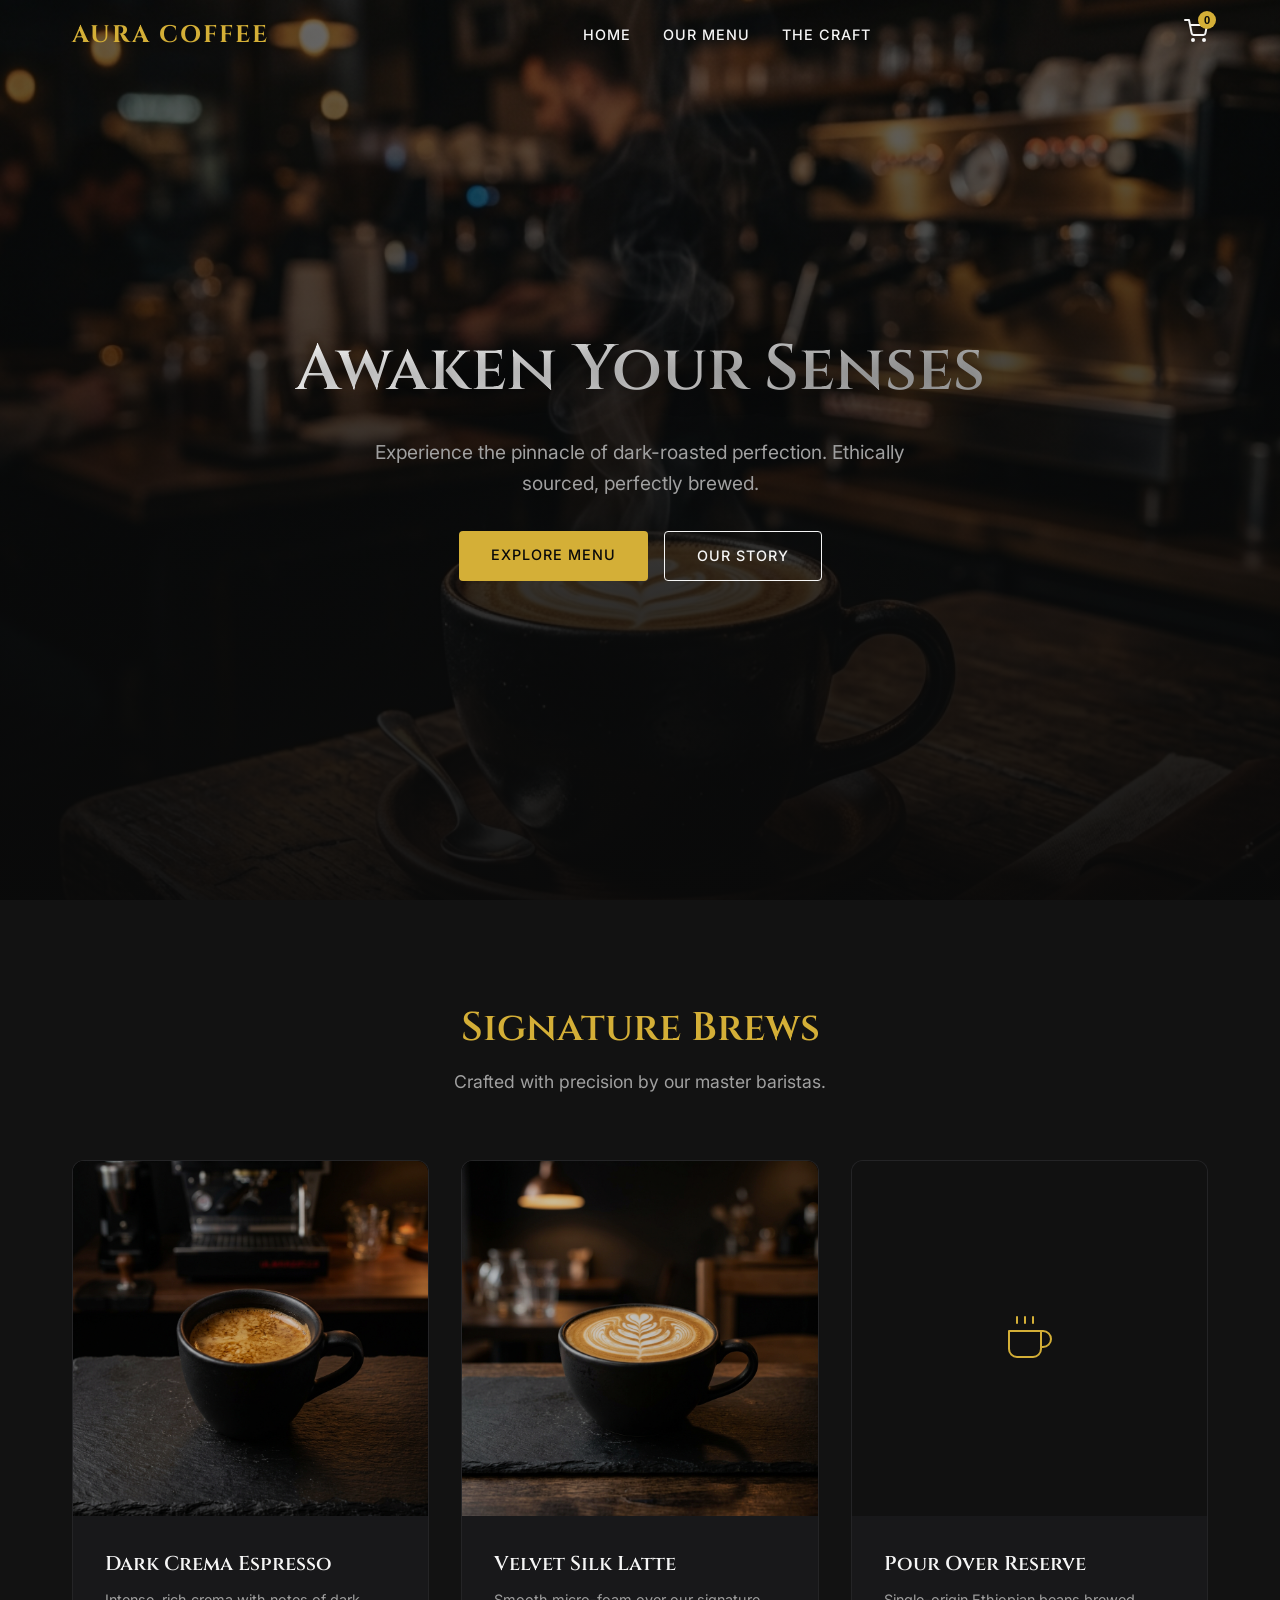
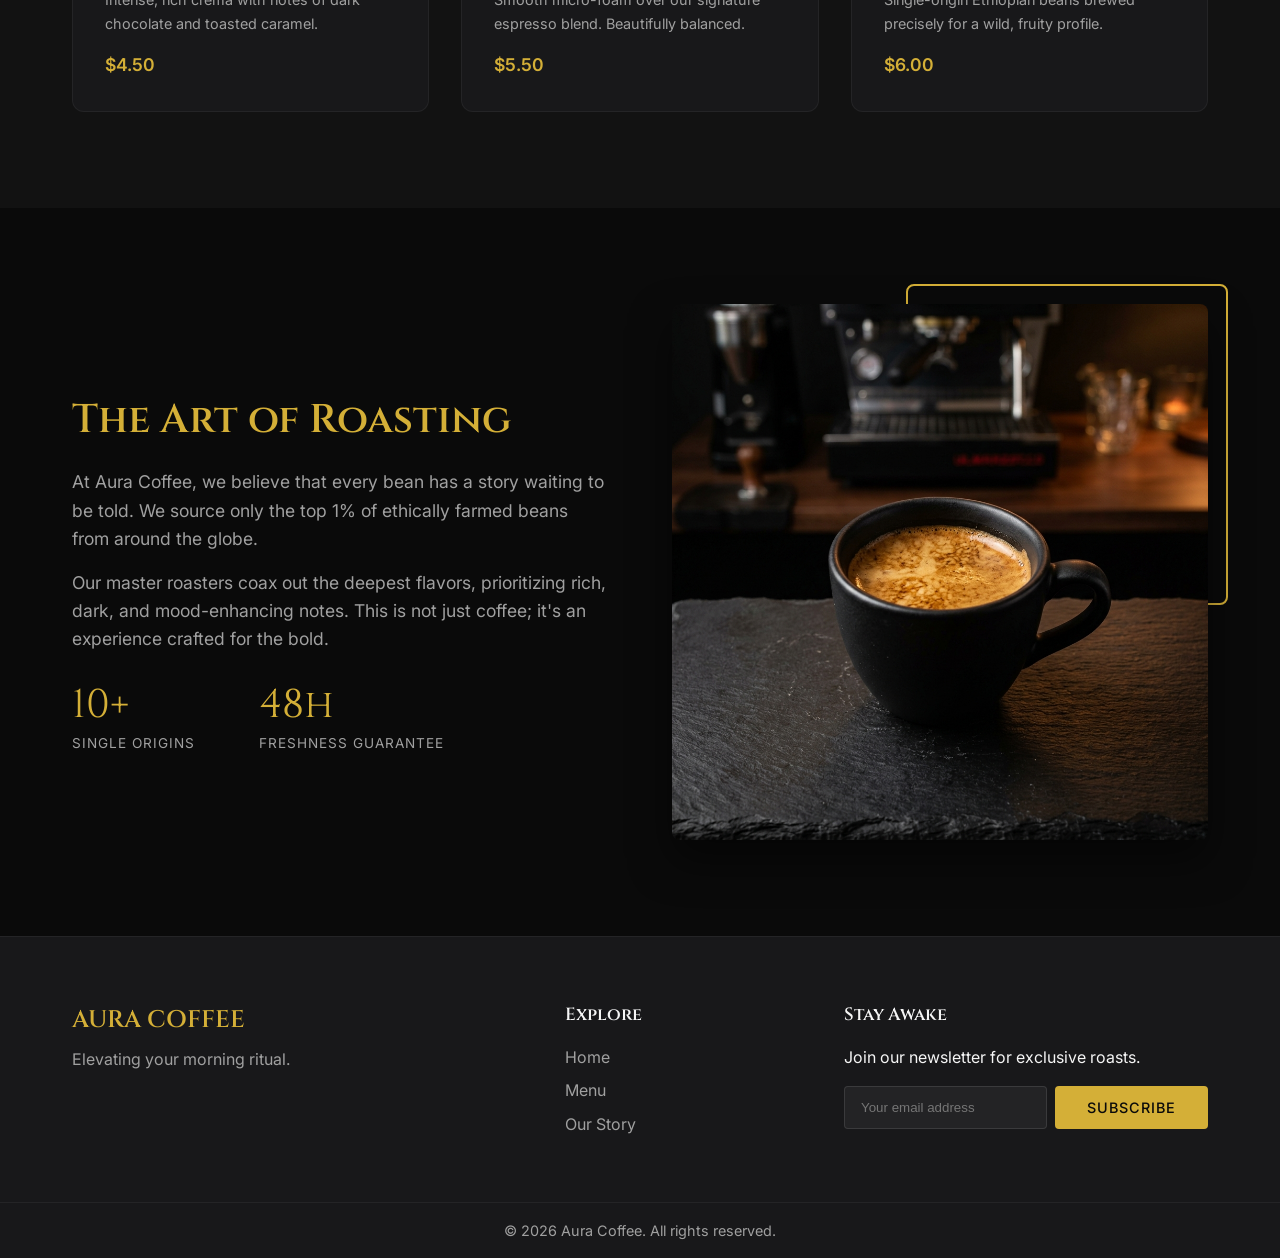
<file: CoffeeShopUI_Prototype/index.html>
<!DOCTYPE html>
<html lang="en">
<head>
    <meta charset="UTF-8">
    <meta name="viewport" content="width=device-width, initial-scale=1.0">
    <meta name="description" content="Premium Coffee Shop - Discover the rich, authentic taste of expertly roasted coffee.">
    <title>Aura Coffee | Premium Roasters</title>
    
    <!-- Google Fonts -->
    <link rel="preconnect" href="https://fonts.googleapis.com">
    <link rel="preconnect" href="https://fonts.gstatic.com" crossorigin>
    <link href="https://fonts.googleapis.com/css2?family=Cinzel:wght@400;600;700&family=Inter:wght@300;400;500;600&display=swap" rel="stylesheet">
    
    <!-- Styles -->
    <link rel="stylesheet" href="styles.css">
</head>
<body>
    <!-- Navbar -->
    <nav class="navbar" id="navbar">
        <div class="nav-container">
            <a href="#" class="logo">AURA COFFEE</a>
            <ul class="nav-links">
                <li><a href="#home">Home</a></li>
                <li><a href="#menu">Our Menu</a></li>
                <li><a href="#about">The Craft</a></li>
            </ul>
            <div class="nav-actions">
                <button class="cart-btn" aria-label="Shopping Cart">
                    <svg width="24" height="24" viewBox="0 0 24 24" fill="none" stroke="currentColor" stroke-width="2" stroke-linecap="round" stroke-linejoin="round">
                        <circle cx="9" cy="21" r="1"></circle>
                        <circle cx="20" cy="21" r="1"></circle>
                        <path d="M1 1h4l2.68 13.39a2 2 0 0 0 2 1.61h9.72a2 2 0 0 0 2-1.61L23 6H6"></path>
                    </svg>
                    <span class="cart-badge" id="cart-badge">0</span>
                </button>
            </div>
        </div>
    </nav>

    <!-- Hero Section -->
    <header id="home" class="hero">
        <div class="hero-overlay"></div>
        <div class="hero-content">
            <h1 class="hero-title animate-up">Awaken Your Senses</h1>
            <p class="hero-subtitle animate-up delay-1">Experience the pinnacle of dark-roasted perfection. Ethically sourced, perfectly brewed.</p>
            <div class="hero-actions animate-up delay-2">
                <a href="#menu" class="btn btn-primary">Explore Menu</a>
                <a href="#about" class="btn btn-secondary">Our Story</a>
            </div>
        </div>
    </header>

    <!-- Menu Section -->
    <section id="menu" class="menu-section">
        <div class="container">
            <div class="section-header">
                <h2>Signature Brews</h2>
                <p>Crafted with precision by our master baristas.</p>
            </div>
            
            <div class="product-grid">
                <!-- Product 1 -->
                <article class="product-card">
                    <div class="product-image-container">
                        <img src="assets/espresso.png" alt="Dark Crema Espresso" class="product-image">
                        <div class="product-overlay">
                            <button class="btn-icon add-to-cart" data-name="Dark Crema Espresso" data-price="4.50" aria-label="Add to cart">
                                <svg width="24" height="24" viewBox="0 0 24 24" fill="none" stroke="currentColor" stroke-width="2"><line x1="12" y1="5" x2="12" y2="19"></line><line x1="5" y1="12" x2="19" y2="12"></line></svg>
                            </button>
                        </div>
                    </div>
                    <div class="product-info">
                        <h3 class="product-title">Dark Crema Espresso</h3>
                        <p class="product-desc">Intense, rich crema with notes of dark chocolate and toasted caramel.</p>
                        <div class="product-footer">
                            <span class="product-price">$4.50</span>
                        </div>
                    </div>
                </article>

                <!-- Product 2 -->
                <article class="product-card">
                    <div class="product-image-container">
                        <img src="assets/latte.png" alt="Velvet Silk Latte" class="product-image">
                        <div class="product-overlay">
                            <button class="btn-icon add-to-cart" data-name="Velvet Silk Latte" data-price="5.50" aria-label="Add to cart">
                                <svg width="24" height="24" viewBox="0 0 24 24" fill="none" stroke="currentColor" stroke-width="2"><line x1="12" y1="5" x2="12" y2="19"></line><line x1="5" y1="12" x2="19" y2="12"></line></svg>
                            </button>
                        </div>
                    </div>
                    <div class="product-info">
                        <h3 class="product-title">Velvet Silk Latte</h3>
                        <p class="product-desc">Smooth micro-foam over our signature espresso blend. Beautifully balanced.</p>
                        <div class="product-footer">
                            <span class="product-price">$5.50</span>
                        </div>
                    </div>
                </article>
                
                <!-- Product 3 Placeholder (To show layout) -->
                <article class="product-card">
                    <div class="product-image-container">
                        <div class="placeholder-img">
                            <svg width="48" height="48" viewBox="0 0 24 24" fill="none" stroke="#D4AF37" stroke-width="1" stroke-linecap="round" stroke-linejoin="round">
                                <path d="M18 8h1a4 4 0 0 1 0 8h-1"></path>
                                <path d="M2 8h16v9a4 4 0 0 1-4 4H6a4 4 0 0 1-4-4V8z"></path>
                                <line x1="6" y1="1" x2="6" y2="4"></line>
                                <line x1="10" y1="1" x2="10" y2="4"></line>
                                <line x1="14" y1="1" x2="14" y2="4"></line>
                            </svg>
                        </div>
                        <div class="product-overlay">
                            <button class="btn-icon add-to-cart" data-name="Pour Over Reserve" data-price="6.00" aria-label="Add to cart">
                                <svg width="24" height="24" viewBox="0 0 24 24" fill="none" stroke="currentColor" stroke-width="2"><line x1="12" y1="5" x2="12" y2="19"></line><line x1="5" y1="12" x2="19" y2="12"></line></svg>
                            </button>
                        </div>
                    </div>
                    <div class="product-info">
                        <h3 class="product-title">Pour Over Reserve</h3>
                        <p class="product-desc">Single-origin Ethiopian beans brewed precisely for a wild, fruity profile.</p>
                        <div class="product-footer">
                            <span class="product-price">$6.00</span>
                        </div>
                    </div>
                </article>
            </div>
        </div>
    </section>

    <!-- About Section -->
    <section id="about" class="about-section">
        <div class="container container-split">
            <div class="about-content">
                <h2>The Art of Roasting</h2>
                <p>At Aura Coffee, we believe that every bean has a story waiting to be told. We source only the top 1% of ethically farmed beans from around the globe.</p>
                <p>Our master roasters coax out the deepest flavors, prioritizing rich, dark, and mood-enhancing notes. This is not just coffee; it's an experience crafted for the bold.</p>
                <div class="stats-row">
                    <div class="stat-item">
                        <span class="stat-number">10+</span>
                        <span class="stat-label">Single Origins</span>
                    </div>
                    <div class="stat-item">
                        <span class="stat-number">48h</span>
                        <span class="stat-label">Freshness Guarantee</span>
                    </div>
                </div>
            </div>
            <div class="about-image">
                <div class="image-accent"></div>
                <img src="assets/espresso.png" alt="Coffee Brewing Process">
            </div>
        </div>
    </section>

    <!-- Footer -->
    <footer class="footer">
        <div class="container footer-content">
            <div class="footer-brand">
                <h3 class="logo-text">AURA COFFEE</h3>
                <p>Elevating your morning ritual.</p>
            </div>
            <div class="footer-links">
                <h4>Explore</h4>
                <ul>
                    <li><a href="#home">Home</a></li>
                    <li><a href="#menu">Menu</a></li>
                    <li><a href="#about">Our Story</a></li>
                </ul>
            </div>
            <div class="footer-newsletter">
                <h4>Stay Awake</h4>
                <p>Join our newsletter for exclusive roasts.</p>
                <form class="newsletter-form" onsubmit="event.preventDefault()">
                    <input type="email" placeholder="Your email address" required>
                    <button type="submit" class="btn btn-primary">Subscribe</button>
                </form>
            </div>
        </div>
        <div class="footer-bottom">
            <p>&copy; 2026 Aura Coffee. All rights reserved.</p>
        </div>
    </footer>

    <!-- Scripts -->
    <script src="scripts.js"></script>
</body>
</html>
</file>
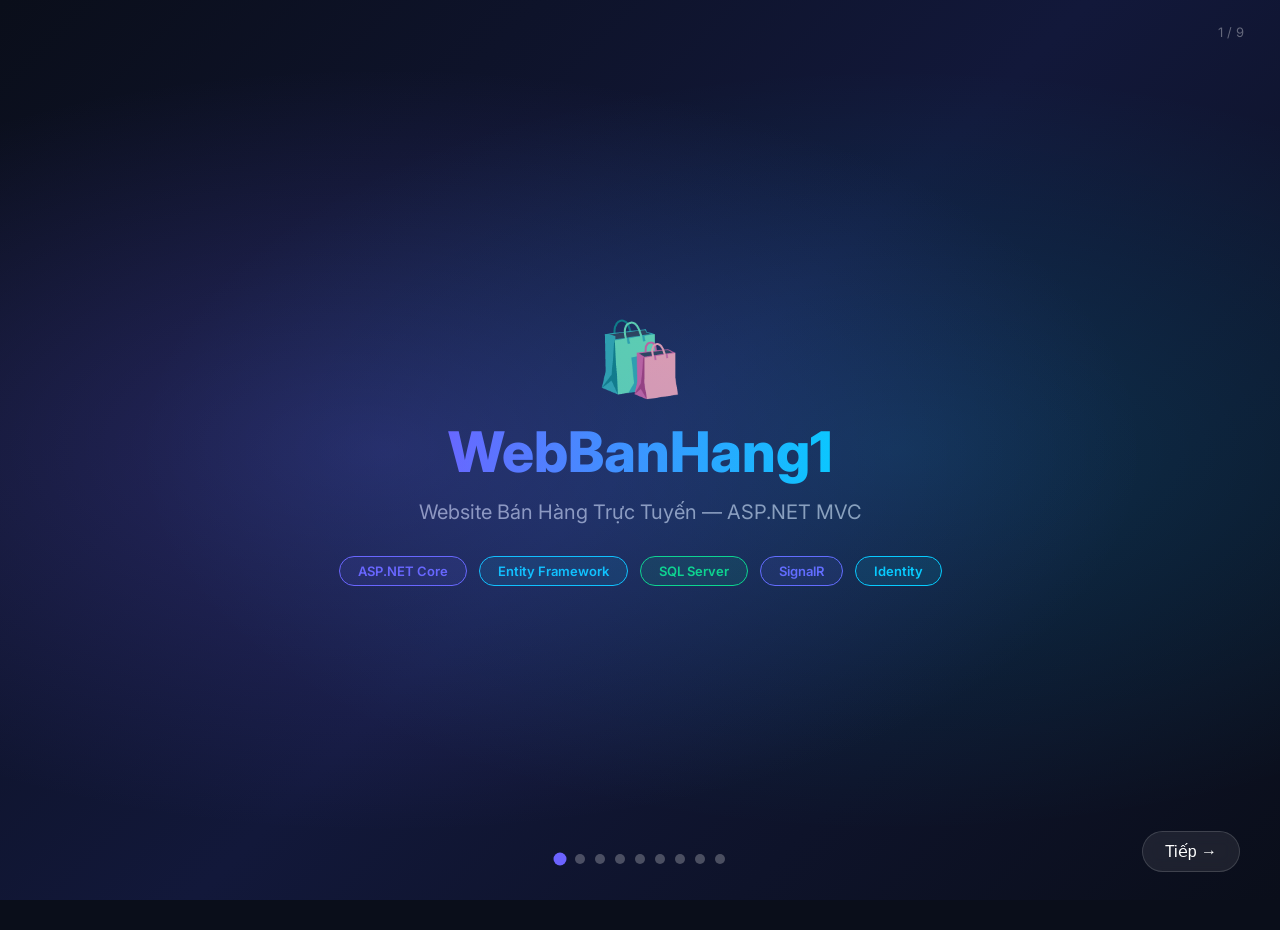
<file: slide.html>
<!DOCTYPE html>
<html lang="vi">
<head>
<meta charset="UTF-8">
<meta name="viewport" content="width=device-width, initial-scale=1.0">
<title>WebBanHang1 – Giới thiệu dự án</title>
<link href="https://fonts.googleapis.com/css2?family=Inter:wght@300;400;600;700;800&display=swap" rel="stylesheet">
<style>
  *{margin:0;padding:0;box-sizing:border-box;}
  body{font-family:'Inter',sans-serif;background:#0a0e1a;color:#fff;overflow:hidden;height:100vh;}

  /* SLIDES */
  .slides{width:100%;height:100vh;position:relative;}
  .slide{position:absolute;inset:0;display:flex;flex-direction:column;justify-content:center;align-items:center;padding:60px;opacity:0;transform:translateY(30px);transition:all .6s cubic-bezier(.4,0,.2,1);pointer-events:none;}
  .slide.active{opacity:1;transform:translateY(0);pointer-events:all;}

  /* NAV */
  .nav{position:fixed;bottom:36px;left:50%;transform:translateX(-50%);display:flex;gap:10px;z-index:100;}
  .dot{width:10px;height:10px;border-radius:50%;background:rgba(255,255,255,.25);cursor:pointer;transition:.3s;}
  .dot.active{background:#6c63ff;transform:scale(1.3);}
  .arrows{position:fixed;bottom:28px;z-index:100;}
  .arr-left{left:40px;} .arr-right{right:40px;}
  .arrows{position:fixed;bottom:28px;}
  .arrow-btn{position:fixed;bottom:28px;background:rgba(255,255,255,.08);border:1px solid rgba(255,255,255,.15);color:#fff;padding:10px 22px;border-radius:30px;cursor:pointer;font-size:16px;backdrop-filter:blur(8px);transition:.3s;}
  .arrow-btn:hover{background:rgba(108,99,255,.4);}
  #prevBtn{left:40px;} #nextBtn{right:40px;}

  /* SLIDE 1 – COVER */
  .slide-1{background:linear-gradient(135deg,#0a0e1a 0%,#12183a 50%,#0a0e1a 100%);}
  .slide-1::before{content:'';position:absolute;inset:0;background:radial-gradient(ellipse at 30% 50%,rgba(108,99,255,.25) 0%,transparent 60%),radial-gradient(ellipse at 70% 50%,rgba(0,210,255,.15) 0%,transparent 60%);}
  .logo-icon{font-size:72px;margin-bottom:20px;animation:float 3s ease-in-out infinite;}
  @keyframes float{0%,100%{transform:translateY(0);}50%{transform:translateY(-12px);}}
  .cover-title{font-size:56px;font-weight:800;background:linear-gradient(90deg,#6c63ff,#00d2ff);-webkit-background-clip:text;-webkit-text-fill-color:transparent;text-align:center;line-height:1.1;}
  .cover-sub{font-size:20px;color:rgba(255,255,255,.6);margin-top:16px;text-align:center;}
  .cover-badge{margin-top:32px;display:flex;gap:12px;flex-wrap:wrap;justify-content:center;}
  .badge{padding:6px 18px;border-radius:20px;font-size:13px;font-weight:600;border:1px solid;}
  .badge-blue{border-color:#6c63ff;color:#6c63ff;background:rgba(108,99,255,.1);}
  .badge-cyan{border-color:#00d2ff;color:#00d2ff;background:rgba(0,210,255,.1);}
  .badge-green{border-color:#00e676;color:#00e676;background:rgba(0,230,118,.1);}

  /* SLIDE 2 – TỔNG QUAN */
  .slide-2{background:linear-gradient(135deg,#0d1117,#161b2e);}
  .section-title{font-size:38px;font-weight:800;margin-bottom:8px;text-align:center;}
  .section-line{width:60px;height:4px;background:linear-gradient(90deg,#6c63ff,#00d2ff);border-radius:2px;margin:0 auto 40px;}
  .overview-grid{display:grid;grid-template-columns:repeat(3,1fr);gap:20px;width:100%;max-width:1000px;}
  .ov-card{background:rgba(255,255,255,.04);border:1px solid rgba(255,255,255,.08);border-radius:16px;padding:28px 22px;text-align:center;transition:.3s;}
  .ov-card:hover{background:rgba(108,99,255,.12);border-color:rgba(108,99,255,.4);transform:translateY(-4px);}
  .ov-icon{font-size:38px;margin-bottom:12px;}
  .ov-label{font-size:14px;color:rgba(255,255,255,.5);margin-bottom:6px;}
  .ov-value{font-size:22px;font-weight:700;color:#fff;}

  /* SLIDE 3 – TÍNH NĂNG */
  .slide-3{background:linear-gradient(135deg,#0d1117,#0f1f0f);}
  .feat-grid{display:grid;grid-template-columns:repeat(2,1fr);gap:16px;width:100%;max-width:900px;}
  .feat-card{background:rgba(255,255,255,.04);border:1px solid rgba(255,255,255,.08);border-radius:14px;padding:22px;display:flex;align-items:flex-start;gap:16px;transition:.3s;}
  .feat-card:hover{background:rgba(0,230,118,.08);border-color:rgba(0,230,118,.3);transform:translateX(4px);}
  .feat-icon{font-size:30px;flex-shrink:0;}
  .feat-title{font-size:15px;font-weight:700;margin-bottom:6px;}
  .feat-desc{font-size:13px;color:rgba(255,255,255,.55);line-height:1.5;}

  /* SLIDE 4 – KIẾN TRÚC */
  .slide-4{background:linear-gradient(135deg,#0d1117,#1a0d2e);}
  .arch-flow{display:flex;align-items:center;gap:0;width:100%;max-width:900px;margin-top:20px;}
  .arch-box{background:rgba(255,255,255,.05);border:1px solid rgba(255,255,255,.1);border-radius:14px;padding:22px 18px;text-align:center;flex:1;transition:.3s;}
  .arch-box:hover{background:rgba(108,99,255,.15);border-color:rgba(108,99,255,.5);}
  .arch-icon{font-size:32px;margin-bottom:8px;}
  .arch-name{font-size:14px;font-weight:700;}
  .arch-detail{font-size:11px;color:rgba(255,255,255,.45);margin-top:4px;}
  .arch-arrow{font-size:24px;color:rgba(108,99,255,.6);padding:0 8px;flex-shrink:0;}
  .tech-tags{display:flex;flex-wrap:wrap;gap:8px;justify-content:center;margin-top:28px;}
  .tech-tag{padding:5px 14px;border-radius:20px;font-size:12px;font-weight:600;background:rgba(108,99,255,.15);border:1px solid rgba(108,99,255,.35);color:#a89fff;}

  /* SLIDE 5 – ADMIN */
  .slide-5{background:linear-gradient(135deg,#0d1117,#1a1000);}
  .admin-grid{display:grid;grid-template-columns:repeat(3,1fr);gap:14px;width:100%;max-width:900px;}
  .admin-card{background:rgba(255,255,255,.04);border:1px solid rgba(255,255,255,.07);border-radius:14px;padding:20px;text-align:center;transition:.3s;}
  .admin-card:hover{background:rgba(255,193,7,.08);border-color:rgba(255,193,7,.35);transform:scale(1.03);}
  .admin-icon{font-size:32px;margin-bottom:10px;}
  .admin-name{font-size:14px;font-weight:700;}
  .admin-desc{font-size:12px;color:rgba(255,255,255,.45);margin-top:4px;}

  /* SLIDE 6 – PHÂN QUYỀN */
  .slide-6{background:linear-gradient(135deg,#0d1117,#001a1a);}
  .role-row{display:flex;gap:20px;width:100%;max-width:900px;margin-top:10px;}
  .role-card{flex:1;border-radius:16px;padding:28px 22px;text-align:center;transition:.3s;}
  .role-card:hover{transform:translateY(-6px);}
  .role-admin{background:linear-gradient(135deg,rgba(108,99,255,.2),rgba(108,99,255,.05));border:1px solid rgba(108,99,255,.4);}
  .role-nv{background:linear-gradient(135deg,rgba(0,210,255,.2),rgba(0,210,255,.05));border:1px solid rgba(0,210,255,.4);}
  .role-kh{background:linear-gradient(135deg,rgba(0,230,118,.2),rgba(0,230,118,.05));border:1px solid rgba(0,230,118,.4);}
  .role-icon{font-size:44px;margin-bottom:12px;}
  .role-name{font-size:20px;font-weight:800;margin-bottom:10px;}
  .role-list{list-style:none;text-align:left;}
  .role-list li{font-size:13px;color:rgba(255,255,255,.65);padding:4px 0;padding-left:16px;position:relative;}
  .role-list li::before{content:'✓';position:absolute;left:0;color:#6c63ff;font-weight:700;}

  /* SLIDE ĐẶT VẤN ĐỀ */
  .slide-dvd{background:linear-gradient(135deg,#0d1117,#1a0a00);}
  .dvd-layout{display:grid;grid-template-columns:1fr 1fr;gap:24px;width:100%;max-width:960px;}
  .dvd-problem{background:rgba(255,80,80,.06);border:1px solid rgba(255,80,80,.25);border-radius:16px;padding:28px;}
  .dvd-solution{background:rgba(0,210,255,.06);border:1px solid rgba(0,210,255,.25);border-radius:16px;padding:28px;}
  .dvd-head{font-size:16px;font-weight:700;margin-bottom:16px;display:flex;align-items:center;gap:8px;}
  .dvd-list{list-style:none;}
  .dvd-list li{font-size:13px;color:rgba(255,255,255,.65);padding:7px 0;padding-left:20px;position:relative;border-bottom:1px solid rgba(255,255,255,.05);line-height:1.5;}
  .dvd-list li:last-child{border-bottom:none;}
  .dvd-list li::before{position:absolute;left:0;font-size:12px;}
  .dvd-problem .dvd-list li::before{content:'⚠';color:#ff6b6b;}
  .dvd-solution .dvd-list li::before{content:'✓';color:#00d2ff;font-weight:700;}

  /* SLIDE MỤC TIÊU */
  .slide-mt{background:linear-gradient(135deg,#0d1117,#001a12);}
  .mt-grid{display:grid;grid-template-columns:repeat(3,1fr);gap:16px;width:100%;max-width:960px;}
  .mt-card{border-radius:16px;padding:26px 20px;text-align:center;position:relative;overflow:hidden;transition:.3s;}
  .mt-card::before{content:'';position:absolute;inset:0;opacity:.08;}
  .mt-card:hover{transform:translateY(-6px);}
  .mt-c1{background:linear-gradient(135deg,rgba(108,99,255,.15),rgba(108,99,255,.03));border:1px solid rgba(108,99,255,.35);}
  .mt-c2{background:linear-gradient(135deg,rgba(0,230,118,.15),rgba(0,230,118,.03));border:1px solid rgba(0,230,118,.35);}
  .mt-c3{background:linear-gradient(135deg,rgba(0,210,255,.15),rgba(0,210,255,.03));border:1px solid rgba(0,210,255,.35);}
  .mt-c4{background:linear-gradient(135deg,rgba(255,193,7,.15),rgba(255,193,7,.03));border:1px solid rgba(255,193,7,.35);}
  .mt-c5{background:linear-gradient(135deg,rgba(255,80,80,.15),rgba(255,80,80,.03));border:1px solid rgba(255,80,80,.35);}
  .mt-c6{background:linear-gradient(135deg,rgba(180,0,255,.15),rgba(180,0,255,.03));border:1px solid rgba(180,0,255,.35);}
  .mt-icon{font-size:36px;margin-bottom:12px;}
  .mt-title{font-size:14px;font-weight:700;margin-bottom:8px;}
  .mt-desc{font-size:12px;color:rgba(255,255,255,.5);line-height:1.5;}

  /* SLIDE 7 – KẾT */
  .slide-7{background:linear-gradient(135deg,#0a0e1a,#12183a);}
  .slide-7::before{content:'';position:absolute;inset:0;background:radial-gradient(ellipse at 50% 60%,rgba(108,99,255,.3) 0%,transparent 65%);}
  .end-title{font-size:48px;font-weight:800;text-align:center;background:linear-gradient(90deg,#fff,#a89fff);-webkit-background-clip:text;-webkit-text-fill-color:transparent;}
  .end-sub{font-size:18px;color:rgba(255,255,255,.55);text-align:center;margin-top:16px;max-width:600px;}
  .end-cta{margin-top:40px;display:flex;gap:16px;}
  .cta-btn{padding:14px 36px;border-radius:30px;font-size:15px;font-weight:700;cursor:pointer;transition:.3s;border:none;}
  .cta-primary{background:linear-gradient(90deg,#6c63ff,#00d2ff);color:#fff;}
  .cta-primary:hover{opacity:.85;transform:scale(1.05);}
  .cta-secondary{background:rgba(255,255,255,.08);color:#fff;border:1px solid rgba(255,255,255,.2);}
  .cta-secondary:hover{background:rgba(255,255,255,.15);}

  /* SLIDE NUMBER */
  .slide-num{position:fixed;top:24px;right:36px;font-size:13px;color:rgba(255,255,255,.35);z-index:100;}
</style>
</head>
<body>

<div class="slide-num" id="slideNum">1 / 9</div>

<div class="slides">

  <!-- SLIDE 1: COVER -->
  <div class="slide slide-1 active">
    <div class="logo-icon">🛍️</div>
    <div class="cover-title">WebBanHang1</div>
    <div class="cover-sub">Website Bán Hàng Trực Tuyến — ASP.NET MVC</div>
    <div class="cover-badge">
      <span class="badge badge-blue">ASP.NET Core</span>
      <span class="badge badge-cyan">Entity Framework</span>
      <span class="badge badge-green">SQL Server</span>
      <span class="badge badge-blue">SignalR</span>
      <span class="badge badge-cyan">Identity</span>
    </div>
  </div>

  <!-- SLIDE 2: ĐẶT VẤN ĐỀ -->
  <div class="slide slide-dvd">
    <div class="section-title">⚠️ Đặt Vấn Đề</div>
    <div class="section-line"></div>
    <div class="dvd-layout">
      <div class="dvd-problem">
        <div class="dvd-head" style="color:#ff6b6b;">🔴 Thực trạng hiện nay</div>
        <ul class="dvd-list">
          <li>Nhiều cửa hàng vẫn quản lý bán hàng <strong>thủ công</strong> bằng sổ sách, Excel</li>
          <li>Không có kênh bán hàng trực tuyến, bỏ lỡ lượng lớn khách hàng tiềm năng</li>
          <li>Thiếu hệ thống theo dõi <strong>tồn kho</strong> và đơn hàng theo thời gian thực</li>
          <li>Không có công cụ <strong>khuyến mãi, voucher</strong> để giữ chân khách hàng</li>
          <li>Quản lý nhiều nhân viên & phân quyền <strong>không rõ ràng</strong></li>
          <li>Thiếu báo cáo, nhật ký hoạt động để kiểm soát vận hành</li>
        </ul>
      </div>
      <div class="dvd-solution">
        <div class="dvd-head" style="color:#00d2ff;">🔵 Vấn đề cần giải quyết</div>
        <ul class="dvd-list">
          <li>Xây dựng nền tảng <strong>thương mại điện tử</strong> đầy đủ tính năng</li>
          <li>Cung cấp giao diện mua sắm trực tuyến <strong>thân thiện</strong> với người dùng</li>
          <li>Tự động hóa quy trình quản lý <strong>đơn hàng & kho hàng</strong></li>
          <li>Hệ thống <strong>voucher, điểm thưởng</strong> tăng trải nghiệm mua sắm</li>
          <li>Phân quyền rõ ràng: <strong>Admin – Nhân viên – Khách hàng</strong></li>
          <li>Dashboard & nhật ký giúp <strong>kiểm soát vận hành</strong> hiệu quả</li>
        </ul>
      </div>
    </div>
  </div>

  <!-- SLIDE 3: MỤC TIÊU ĐỀ TÀI -->
  <div class="slide slide-mt">
    <div class="section-title">🎯 Mục Tiêu Đề Tài</div>
    <div class="section-line"></div>
    <div class="mt-grid">
      <div class="mt-card mt-c1"><div class="mt-icon">🛒</div><div class="mt-title">Hệ thống mua sắm</div><div class="mt-desc">Xây dựng đầy đủ luồng mua sắm: duyệt sản phẩm → giỏ hàng → thanh toán → theo dõi đơn</div></div>
      <div class="mt-card mt-c2"><div class="mt-icon">📦</div><div class="mt-title">Quản lý sản phẩm & kho</div><div class="mt-desc">CRUD sản phẩm, quản lý tồn kho, nhà cung cấp và lịch sử nhập xuất hàng</div></div>
      <div class="mt-card mt-c3"><div class="mt-icon">🔐</div><div class="mt-title">Phân quyền người dùng</div><div class="mt-desc">Hệ thống 3 vai trò: Admin toàn quyền, Nhân viên nghiệp vụ, Khách hàng mua sắm</div></div>
      <div class="mt-card mt-c4"><div class="mt-icon">🎁</div><div class="mt-title">Khuyến mãi & Điểm thưởng</div><div class="mt-desc">Voucher giảm giá, chương trình khuyến mãi và tích điểm thưởng cho khách hàng</div></div>
      <div class="mt-card mt-c5"><div class="mt-icon">📊</div><div class="mt-title">Báo cáo & Nhật ký</div><div class="mt-desc">Dashboard thống kê, log hoạt động admin, hỗ trợ sao lưu & phục hồi dữ liệu</div></div>
      <div class="mt-card mt-c6"><div class="mt-icon">🌐</div><div class="mt-title">Đa ngôn ngữ & Real-time</div><div class="mt-desc">Giao diện đa ngôn ngữ (i18n) và thông báo thời gian thực qua SignalR</div></div>
    </div>
  </div>

  <!-- SLIDE 4: TỔNG QUAN -->
  <div class="slide slide-2">
    <div class="section-title">📊 Tổng Quan Dự Án</div>
    <div class="section-line"></div>
    <div class="overview-grid">
      <div class="ov-card"><div class="ov-icon">📄</div><div class="ov-label">Controllers</div><div class="ov-value">26</div></div>
      <div class="ov-card"><div class="ov-icon">🗃️</div><div class="ov-label">Models</div><div class="ov-value">22+</div></div>
      <div class="ov-card"><div class="ov-icon">🎭</div><div class="ov-label">Vai trò người dùng</div><div class="ov-value">3</div></div>
      <div class="ov-card"><div class="ov-icon">🌐</div><div class="ov-label">Đa ngôn ngữ</div><div class="ov-value">✔</div></div>
      <div class="ov-card"><div class="ov-icon">⚡</div><div class="ov-label">Real-time (SignalR)</div><div class="ov-value">✔</div></div>
      <div class="ov-card"><div class="ov-icon">🔒</div><div class="ov-label">Bảo mật Identity</div><div class="ov-value">✔</div></div>
    </div>
  </div>

  <!-- SLIDE 3: TÍNH NĂNG CHÍNH -->
  <div class="slide slide-3">
    <div class="section-title">✨ Tính Năng Chính</div>
    <div class="section-line"></div>
    <div class="feat-grid">
      <div class="feat-card"><div class="feat-icon">🛒</div><div><div class="feat-title">Giỏ hàng & Thanh toán</div><div class="feat-desc">Thêm/xóa sản phẩm, áp dụng voucher, xử lý thanh toán đầy đủ</div></div></div>
      <div class="feat-card"><div class="feat-icon">📦</div><div><div class="feat-title">Quản lý Sản phẩm</div><div class="feat-desc">CRUD sản phẩm, nhiều ảnh, thuộc tính, danh mục, đơn vị đo</div></div></div>
      <div class="feat-card"><div class="feat-icon">📋</div><div><div class="feat-title">Quản lý Đơn hàng</div><div class="feat-desc">Theo dõi trạng thái, xử lý hoàn trả, lịch sử đơn hàng</div></div></div>
      <div class="feat-card"><div class="feat-icon">⭐</div><div><div class="feat-title">Đánh giá & Wishlist</div><div class="feat-desc">Review sản phẩm, danh sách yêu thích, so sánh sản phẩm</div></div></div>
      <div class="feat-card"><div class="feat-icon">🎁</div><div><div class="feat-title">Khuyến mãi & Voucher</div><div class="feat-desc">Mã giảm giá, chương trình khuyến mãi, điểm thưởng tích lũy</div></div></div>
      <div class="feat-card"><div class="feat-icon">🏪</div><div><div class="feat-title">Quản lý Kho hàng</div><div class="feat-desc">Tồn kho, lịch sử nhập xuất, nhà cung cấp</div></div></div>
    </div>
  </div>

  <!-- SLIDE 4: KIẾN TRÚC -->
  <div class="slide slide-4">
    <div class="section-title">🏗️ Kiến Trúc Hệ Thống</div>
    <div class="section-line"></div>
    <div class="arch-flow">
      <div class="arch-box"><div class="arch-icon">🌐</div><div class="arch-name">View (Razor)</div><div class="arch-detail">cshtml + Bootstrap</div></div>
      <div class="arch-arrow">→</div>
      <div class="arch-box"><div class="arch-icon">⚙️</div><div class="arch-name">Controller</div><div class="arch-detail">26 Controllers</div></div>
      <div class="arch-arrow">→</div>
      <div class="arch-box"><div class="arch-icon">📁</div><div class="arch-name">Repository</div><div class="arch-detail">Data Access Layer</div></div>
      <div class="arch-arrow">→</div>
      <div class="arch-box"><div class="arch-icon">🗄️</div><div class="arch-name">SQL Server</div><div class="arch-detail">EF Core Migrations</div></div>
    </div>
    <div class="tech-tags">
      <span class="tech-tag">ASP.NET Core MVC</span>
      <span class="tech-tag">Entity Framework Core</span>
      <span class="tech-tag">ASP.NET Identity</span>
      <span class="tech-tag">SignalR</span>
      <span class="tech-tag">SQL Server</span>
      <span class="tech-tag">Repository Pattern</span>
      <span class="tech-tag">Dependency Injection</span>
    </div>
  </div>

  <!-- SLIDE 5: ADMIN PANEL -->
  <div class="slide slide-5">
    <div class="section-title">🖥️ Admin Panel</div>
    <div class="section-line"></div>
    <div class="admin-grid">
      <div class="admin-card"><div class="admin-icon">📊</div><div class="admin-name">Dashboard</div><div class="admin-desc">Thống kê tổng quan doanh thu & đơn hàng</div></div>
      <div class="admin-card"><div class="admin-icon">🖼️</div><div class="admin-name">Banner</div><div class="admin-desc">Quản lý banner quảng cáo trang chủ</div></div>
      <div class="admin-card"><div class="admin-icon">📝</div><div class="admin-name">Nhật ký</div><div class="admin-desc">Log hoạt động của admin & nhân viên</div></div>
      <div class="admin-card"><div class="admin-icon">💾</div><div class="admin-name">Sao lưu</div><div class="admin-desc">Backup & phục hồi dữ liệu</div></div>
      <div class="admin-card"><div class="admin-icon">⚙️</div><div class="admin-name">Cài đặt</div><div class="admin-desc">Cấu hình thông tin website</div></div>
      <div class="admin-card"><div class="admin-icon">🌍</div><div class="admin-name">Đa ngôn ngữ</div><div class="admin-desc">Hỗ trợ nhiều ngôn ngữ (SharedResource)</div></div>
    </div>
  </div>

  <!-- SLIDE 6: PHÂN QUYỀN -->
  <div class="slide slide-6">
    <div class="section-title">🔐 Phân Quyền Hệ Thống</div>
    <div class="section-line"></div>
    <div class="role-row">
      <div class="role-card role-admin">
        <div class="role-icon">👑</div>
        <div class="role-name" style="color:#a89fff;">Admin</div>
        <ul class="role-list">
          <li>Toàn quyền hệ thống</li>
          <li>Quản lý người dùng & vai trò</li>
          <li>Cấu hình website</li>
          <li>Xem nhật ký & sao lưu</li>
        </ul>
      </div>
      <div class="role-card role-nv">
        <div class="role-icon">👨‍💼</div>
        <div class="role-name" style="color:#00d2ff;">Nhân Viên</div>
        <ul class="role-list">
          <li>Quản lý đơn hàng</li>
          <li>Quản lý sản phẩm</li>
          <li>Xử lý khiếu nại</li>
          <li>Quản lý kho hàng</li>
        </ul>
      </div>
      <div class="role-card role-kh">
        <div class="role-icon">🛍️</div>
        <div class="role-name" style="color:#00e676;">Khách Hàng</div>
        <ul class="role-list">
          <li>Mua hàng & thanh toán</li>
          <li>Xem lịch sử đơn hàng</li>
          <li>Đánh giá sản phẩm</li>
          <li>Quản lý wishlist</li>
        </ul>
      </div>
    </div>
  </div>

  <!-- SLIDE 7: KẾT LUẬN -->
  <div class="slide slide-7">
    <div class="end-title">Giải Pháp Toàn Diện 🚀</div>
    <div class="end-sub">WebBanHang1 là nền tảng thương mại điện tử hoàn chỉnh — từ quản lý sản phẩm, xử lý đơn hàng đến vận hành cửa hàng trực tuyến chuyên nghiệp.</div>
    <div class="end-cta">
      <button class="cta-btn cta-primary" onclick="goTo(0)">↩ Xem lại từ đầu</button>
    </div>
  </div>

</div>

<!-- NAV DOTS -->
<div class="nav" id="nav"></div>
<button class="arrow-btn" id="prevBtn" onclick="changeSlide(-1)">← Trước</button>
<button class="arrow-btn" id="nextBtn" onclick="changeSlide(1)">Tiếp →</button>

<script>
  const slides = document.querySelectorAll('.slide');
  const nav = document.getElementById('nav');
  let cur = 0;

  slides.forEach((_, i) => {
    const d = document.createElement('div');
    d.className = 'dot' + (i === 0 ? ' active' : '');
    d.onclick = () => goTo(i);
    nav.appendChild(d);
  });

  function goTo(n) {
    slides[cur].classList.remove('active');
    document.querySelectorAll('.dot')[cur].classList.remove('active');
    cur = (n + slides.length) % slides.length;
    slides[cur].classList.add('active');
    document.querySelectorAll('.dot')[cur].classList.add('active');
    document.getElementById('slideNum').textContent = (cur + 1) + ' / ' + slides.length;
    document.getElementById('prevBtn').style.display = cur === 0 ? 'none' : 'block';
    document.getElementById('nextBtn').textContent = cur === slides.length - 1 ? '↩ Đầu' : 'Tiếp →';
  }

  function changeSlide(dir) {
    if (dir === 1 && cur === slides.length - 1) { goTo(0); return; }
    goTo(cur + dir);
  }

  document.addEventListener('keydown', e => {
    if (e.key === 'ArrowRight' || e.key === ' ') changeSlide(1);
    if (e.key === 'ArrowLeft') changeSlide(-1);
  });

  goTo(0);
</script>
</body>
</html>
</file>
<file: CoffeeShopUI_Prototype/styles.css>
:root {
    /* Colors */
    --bg-dark: #0A0A0A;
    --bg-surface: #121212;
    --bg-card: #18181A;
    --bg-glass: rgba(18, 18, 18, 0.7);
    --gold: #D4AF37;
    --gold-hover: #F3CA40;
    --text-main: #F5F5F5;
    --text-muted: #A0A0A0;
    
    /* Typography */
    --font-heading: 'Cinzel', serif;
    --font-body: 'Inter', sans-serif;
    
    /* Spacing */
    --space-sm: 0.5rem;
    --space-md: 1rem;
    --space-lg: 2rem;
    --space-xl: 4rem;
    --space-xxl: 6rem;
    
    /* Transitions */
    --transition-fast: 0.2s ease;
    --transition-smooth: 0.4s cubic-bezier(0.16, 1, 0.3, 1);
}

/* Reset & Base */
* {
    margin: 0;
    padding: 0;
    box-sizing: border-box;
    scroll-behavior: smooth;
}

body {
    background-color: var(--bg-dark);
    color: var(--text-main);
    font-family: var(--font-body);
    line-height: 1.6;
    overflow-x: hidden;
}

h1, h2, h3, h4 {
    font-family: var(--font-heading);
    font-weight: 600;
}

a {
    color: inherit;
    text-decoration: none;
    transition: color var(--transition-fast);
}

ul {
    list-style: none;
}

img {
    max-width: 100%;
    display: block;
}

.container {
    max-width: 1200px;
    margin: 0 auto;
    padding: 0 var(--space-lg);
}

/* Buttons */
.btn {
    display: inline-block;
    padding: 0.8rem 2rem;
    font-family: var(--font-body);
    font-size: 0.9rem;
    font-weight: 500;
    text-transform: uppercase;
    letter-spacing: 1px;
    border-radius: 4px;
    cursor: pointer;
    transition: all var(--transition-smooth);
    border: none;
    outline: none;
}

.btn-primary {
    background-color: var(--gold);
    color: var(--bg-dark);
}

.btn-primary:hover {
    background-color: var(--gold-hover);
    transform: translateY(-2px);
    box-shadow: 0 4px 15px rgba(212, 175, 55, 0.3);
}

.btn-secondary {
    background-color: transparent;
    color: var(--text-main);
    border: 1px solid var(--text-main);
}

.btn-secondary:hover {
    background-color: rgba(255, 255, 255, 0.1);
    transform: translateY(-2px);
}

/* Navbar */
.navbar {
    position: fixed;
    top: 0;
    width: 100%;
    z-index: 1000;
    transition: all var(--transition-smooth);
    padding: var(--space-md) 0;
}

.navbar.scrolled {
    background: var(--bg-glass);
    backdrop-filter: blur(10px);
    border-bottom: 1px solid rgba(255, 255, 255, 0.05);
    padding: var(--space-sm) 0;
}

.nav-container {
    max-width: 1200px;
    margin: 0 auto;
    padding: 0 var(--space-lg);
    display: flex;
    justify-content: space-between;
    align-items: center;
}

.logo {
    font-family: var(--font-heading);
    font-size: 1.5rem;
    font-weight: 700;
    color: var(--gold);
    letter-spacing: 2px;
}

.nav-links {
    display: flex;
    gap: var(--space-lg);
}

.nav-links a {
    font-size: 0.9rem;
    font-weight: 500;
    text-transform: uppercase;
    letter-spacing: 1px;
}

.nav-links a:hover {
    color: var(--gold);
}

.cart-btn {
    background: transparent;
    border: none;
    color: var(--text-main);
    cursor: pointer;
    position: relative;
    transition: color var(--transition-fast);
}

.cart-btn:hover {
    color: var(--gold);
}

.cart-badge {
    position: absolute;
    top: -8px;
    right: -8px;
    background-color: var(--gold);
    color: var(--bg-dark);
    font-size: 0.7rem;
    font-weight: 700;
    height: 18px;
    width: 18px;
    border-radius: 50%;
    display: flex;
    align-items: center;
    justify-content: center;
}

/* Hero Section */
.hero {
    height: 100vh;
    min-height: 600px;
    position: relative;
    display: flex;
    align-items: center;
    justify-content: center;
    background-image: url('assets/hero_bg.png');
    background-size: cover;
    background-position: center;
    background-attachment: fixed;
}

.hero-overlay {
    position: absolute;
    inset: 0;
    background: linear-gradient(to bottom, rgba(10,10,10,0.6), rgba(10,10,10,0.95));
}

.hero-content {
    position: relative;
    z-index: 10;
    text-align: center;
    max-width: 800px;
    padding: 0 var(--space-lg);
}

.hero-title {
    font-size: clamp(3rem, 5vw, 5rem);
    margin-bottom: var(--space-md);
    text-shadow: 0 4px 20px rgba(0,0,0,0.5);
    background: linear-gradient(135deg, #fff, #A0A0A0);
    -webkit-background-clip: text;
    -webkit-text-fill-color: transparent;
}

.hero-subtitle {
    font-size: clamp(1.1rem, 1.5vw, 1.3rem);
    color: var(--text-muted);
    margin-bottom: var(--space-lg);
    max-width: 600px;
    margin-inline: auto;
}

.hero-actions {
    display: flex;
    gap: var(--space-md);
    justify-content: center;
}

/* Menu Section */
.menu-section {
    padding: var(--space-xxl) 0;
    background-color: var(--bg-surface);
}

.section-header {
    text-align: center;
    margin-bottom: var(--space-xl);
}

.section-header h2 {
    font-size: 2.5rem;
    color: var(--gold);
    margin-bottom: var(--space-sm);
}

.section-header p {
    color: var(--text-muted);
    font-size: 1.1rem;
}

.product-grid {
    display: grid;
    grid-template-columns: repeat(auto-fit, minmax(300px, 1fr));
    gap: var(--space-lg);
}

.product-card {
    background: var(--bg-card);
    border: 1px solid rgba(255,255,255,0.05);
    border-radius: 12px;
    overflow: hidden;
    transition: transform var(--transition-smooth), box-shadow var(--transition-smooth);
}

.product-card:hover {
    transform: translateY(-10px);
    box-shadow: 0 20px 40px rgba(0,0,0,0.4);
    border-color: rgba(212, 175, 55, 0.2);
}

.product-image-container {
    position: relative;
    width: 100%;
    aspect-ratio: 1;
    overflow: hidden;
    background: #000;
}

.product-image {
    width: 100%;
    height: 100%;
    object-fit: cover;
    transition: transform var(--transition-smooth), filter var(--transition-smooth);
    filter: brightness(0.8);
}

.placeholder-img {
    width: 100%;
    height: 100%;
    display: flex;
    align-items: center;
    justify-content: center;
    background: #111;
}

.product-card:hover .product-image {
    transform: scale(1.05);
    filter: brightness(1);
}

.product-overlay {
    position: absolute;
    inset: 0;
    background: rgba(0,0,0,0.4);
    display: flex;
    align-items: center;
    justify-content: center;
    opacity: 0;
    transition: opacity var(--transition-fast);
}

.product-card:hover .product-overlay {
    opacity: 1;
}

.btn-icon {
    background: var(--gold);
    color: var(--bg-dark);
    border: none;
    width: 50px;
    height: 50px;
    border-radius: 50%;
    display: flex;
    align-items: center;
    justify-content: center;
    cursor: pointer;
    transform: translateY(20px);
    transition: all var(--transition-smooth);
}

.btn-icon:hover {
    background: var(--gold-hover);
    transform: translateY(0) scale(1.1);
}

.product-card:hover .btn-icon {
    transform: translateY(0);
}

.product-info {
    padding: var(--space-lg);
}

.product-title {
    font-size: 1.25rem;
    margin-bottom: var(--space-sm);
}

.product-desc {
    color: var(--text-muted);
    font-size: 0.9rem;
    margin-bottom: var(--space-md);
    display: -webkit-box;
    -webkit-line-clamp: 2;
    -webkit-box-orient: vertical;
    overflow: hidden;
}

.product-footer {
    display: flex;
    justify-content: space-between;
    align-items: center;
}

.product-price {
    font-weight: 600;
    color: var(--gold);
    font-size: 1.1rem;
}

/* About Section */
.about-section {
    padding: var(--space-xxl) 0;
}

.container-split {
    display: grid;
    grid-template-columns: 1fr 1fr;
    gap: var(--space-xl);
    align-items: center;
}

.about-content h2 {
    font-size: 2.5rem;
    color: var(--gold);
    margin-bottom: var(--space-md);
}

.about-content p {
    color: var(--text-muted);
    margin-bottom: var(--space-md);
    font-size: 1.1rem;
}

.stats-row {
    display: flex;
    gap: var(--space-xl);
    margin-top: var(--space-lg);
}

.stat-item {
    display: flex;
    flex-direction: column;
}

.stat-number {
    font-family: var(--font-heading);
    font-size: 2.5rem;
    color: var(--gold);
    line-height: 1;
}

.stat-label {
    font-size: 0.85rem;
    text-transform: uppercase;
    letter-spacing: 1px;
    color: var(--text-muted);
    margin-top: var(--space-sm);
}

.about-image {
    position: relative;
}

.about-image img {
    border-radius: 8px;
    position: relative;
    z-index: 2;
    box-shadow: 0 20px 40px rgba(0,0,0,0.5);
}

.image-accent {
    position: absolute;
    top: -20px;
    right: -20px;
    width: 60%;
    height: 60%;
    border: 2px solid var(--gold);
    z-index: 1;
    border-radius: 8px;
}

/* Footer */
.footer {
    background: var(--bg-card);
    padding: var(--space-xl) 0 var(--space-md);
    border-top: 1px solid rgba(255,255,255,0.05);
}

.footer-content {
    display: grid;
    grid-template-columns: 2fr 1fr 1fr;
    gap: var(--space-xl);
    margin-bottom: var(--space-xl);
}

.logo-text {
    font-size: 1.5rem;
    color: var(--gold);
    margin-bottom: var(--space-sm);
}

.footer-brand p {
    color: var(--text-muted);
}

.footer h4 {
    font-family: var(--font-heading);
    font-size: 1.1rem;
    margin-bottom: var(--space-md);
}

.footer-links ul {
    display: flex;
    flex-direction: column;
    gap: var(--space-sm);
}

.footer-links a {
    color: var(--text-muted);
}

.footer-links a:hover {
    color: var(--gold);
}

.newsletter-form {
    display: flex;
    gap: var(--space-sm);
    margin-top: var(--space-md);
}

.newsletter-form input {
    background: rgba(255,255,255,0.05);
    border: 1px solid rgba(255,255,255,0.1);
    padding: 0.8rem 1rem;
    color: var(--text-main);
    border-radius: 4px;
    flex: 1;
    outline: none;
    transition: border-color var(--transition-fast);
}

.newsletter-form input:focus {
    border-color: var(--gold);
}

.footer-bottom {
    text-align: center;
    color: var(--text-muted);
    font-size: 0.9rem;
    padding-top: var(--space-md);
    border-top: 1px solid rgba(255,255,255,0.05);
}

/* Animations */
.animate-up {
    opacity: 0;
    transform: translateY(30px);
    animation: fadeUp 1s ease forwards;
}

.delay-1 { animation-delay: 0.2s; }
.delay-2 { animation-delay: 0.4s; }

@keyframes fadeUp {
    to {
        opacity: 1;
        transform: translateY(0);
    }
}

/* Responsive */
@media (max-width: 768px) {
    .nav-links {
        display: none;
    }
    
    .container-split {
        grid-template-columns: 1fr;
    }
    
    .footer-content {
        grid-template-columns: 1fr;
        gap: var(--space-lg);
    }
    
    .hero-actions {
        flex-direction: column;
    }
    
    .newsletter-form {
        flex-direction: column;
    }
}
</file>
